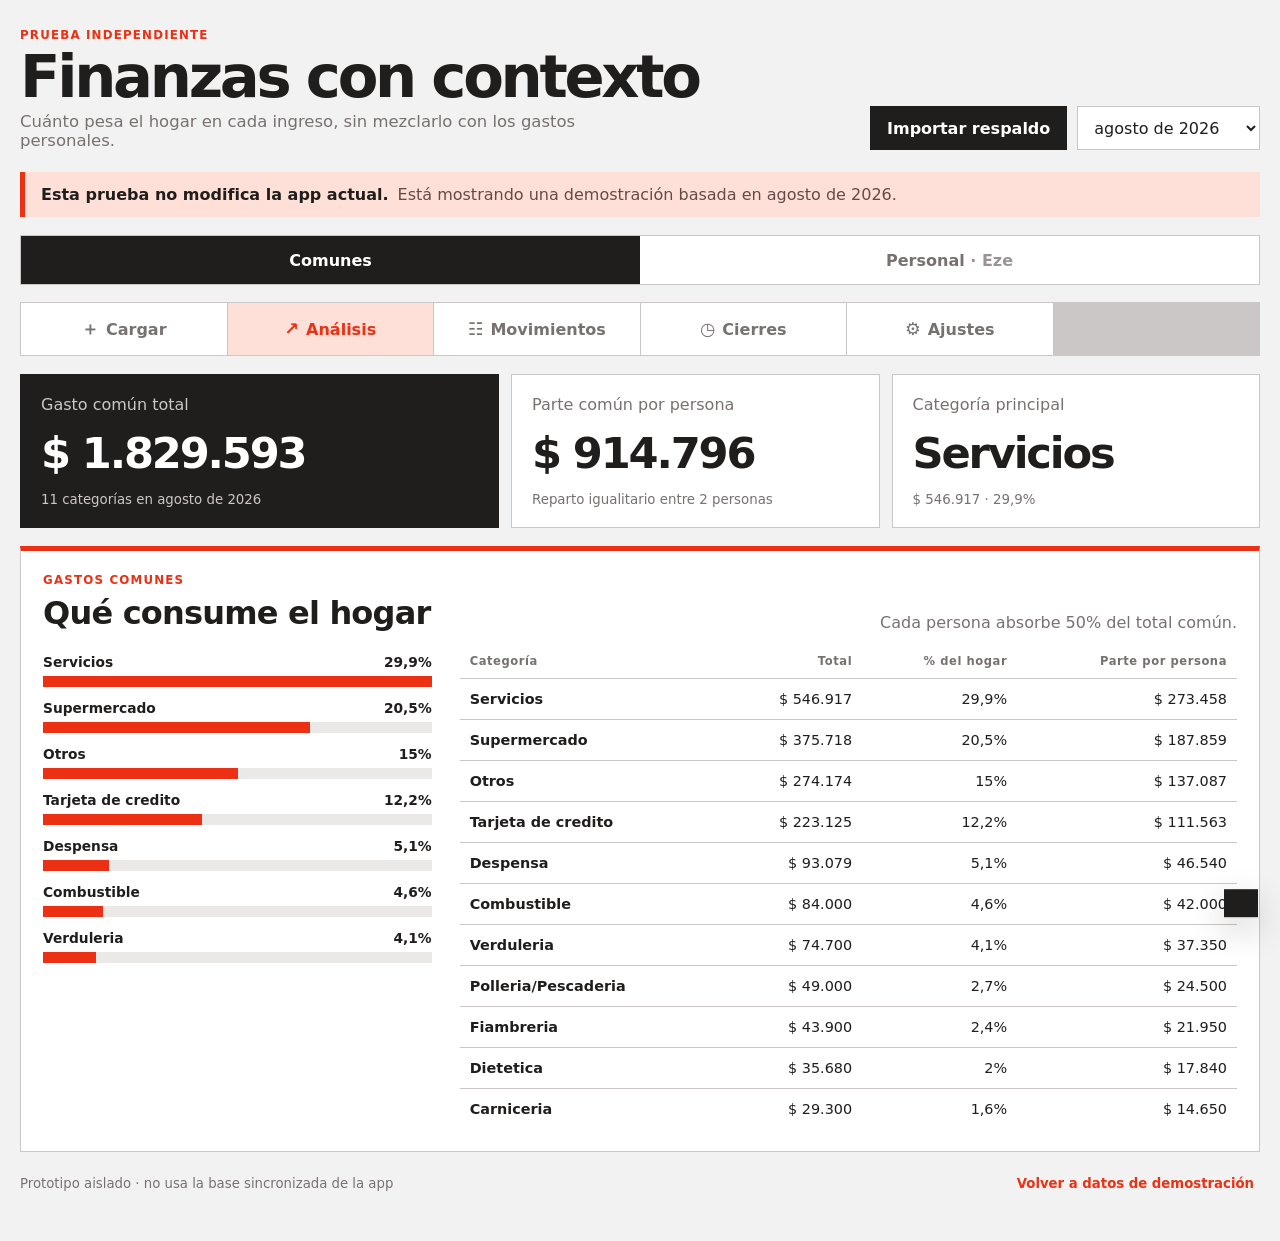
<file: prototipo-analisis/index.html>
<!doctype html>
<html lang="es">
  <head>
    <meta charset="UTF-8" />
    <meta name="viewport" content="width=device-width, initial-scale=1" />
    <title>Prueba · Finanzas del hogar</title>
    <link rel="stylesheet" href="styles.css" />
  </head>
  <body>
    <main class="shell">
      <header class="topbar">
        <div>
          <p class="eyebrow">PRUEBA INDEPENDIENTE</p>
          <h1>Finanzas con contexto</h1>
          <p class="lede">Cuánto pesa el hogar en cada ingreso, sin mezclarlo con los gastos personales.</p>
        </div>
        <div class="top-actions">
          <label class="file-button">
            Importar respaldo
            <input id="backupInput" type="file" accept="application/json,.json" />
          </label>
          <select id="monthSelect" aria-label="Mes analizado"></select>
        </div>
      </header>

      <aside class="notice">
        <strong>Esta prueba no modifica la app actual.</strong>
        <span id="dataStatus">Está mostrando una demostración basada en agosto de 2026.</span>
      </aside>

      <nav class="mode-tabs" aria-label="Tipo de información">
        <button id="commonTab" class="is-active" type="button">Comunes</button>
        <button id="personalTab" type="button">Personal <span id="personalTabOwner"></span></button>
      </nav>

      <nav class="app-tabs" aria-label="Secciones principales">
        <button class="app-tab" data-section="load" type="button"><span>＋</span>Cargar</button>
        <button class="app-tab is-active" data-section="summary" type="button"><span>↗</span>Análisis</button>
        <button class="app-tab" data-section="movements" type="button"><span>☷</span>Movimientos</button>
        <button id="installmentsTab" class="app-tab" data-section="installments" type="button"><span>▣</span>Cuotas</button>
        <button id="historyTab" class="app-tab" data-section="history" type="button"><span>◷</span>Cierres</button>
        <button class="app-tab" data-section="settings" type="button"><span>⚙</span>Ajustes</button>
      </nav>

      <section id="loadSection" class="app-section is-hidden">
        <div class="workspace-grid">
          <article class="panel entry-panel">
            <div class="section-heading">
              <div><p class="kicker">NUEVO MOVIMIENTO</p><h2 id="entryTitle">Cargar gasto común</h2></div>
              <p id="entryDescription">Se divide entre las personas del hogar.</p>
            </div>
            <form id="expenseForm" class="expense-form">
              <div class="amount-block">
                <label for="expenseAmount">Importe</label>
                <div class="amount-input"><span>$</span><input id="expenseAmount" type="number" min="0" step="0.01" placeholder="0,00" required /></div>
                <div class="currency-switch" aria-label="Moneda"><button type="button" class="is-active">ARS</button><button type="button">USD</button></div>
              </div>
              <div class="form-grid">
                <label>Categoría<select id="expenseCategory" required></select></label>
                <label>Fecha<input id="expenseDate" type="date" required /></label>
                <label id="personField">Pagó<select id="expensePerson"></select></label>
                <label>Medio de pago<select id="expenseMethod"><option>Transferencia</option><option>Tarjeta de débito</option><option>Tarjeta de crédito</option><option>Efectivo</option><option>Sin especificar</option></select></label>
                <label class="wide">Detalle<input id="expenseNote" type="text" maxlength="100" placeholder="Ej: compra semanal" /></label>
              </div>
              <section id="cardOptions" class="card-options is-hidden">
                <div class="card-options-head"><div><strong>Compra personal en cuotas</strong><span>La cuota se imputa solamente al dueño.</span></div><label class="switch"><input id="installmentToggle" type="checkbox" /><span></span></label></div>
                <div id="installmentFields" class="form-grid is-hidden">
                  <label>Tarjeta<select id="expenseCard"><option>Visa Banco Galicia</option><option>Mastercard Banco Galicia</option><option>Otra tarjeta</option></select></label>
                  <label>Cuotas<select id="expenseInstallments"><option>3</option><option>6</option><option>9</option><option>12</option><option>18</option></select></label>
                  <label>Primera cuota<input id="expenseFirstMonth" type="month" /></label>
                  <p id="installmentPreview" class="installment-preview">Ingresá el importe para ver el valor de cada cuota.</p>
                </div>
              </section>
              <div class="capture-actions">
                <button class="capture-button" type="button" data-demo-action="voice"><span>🎙</span><strong>Dictar</strong><small>Usar la voz</small></button>
                <button class="capture-button" type="button" data-demo-action="ticket"><span>▧</span><strong>Leer ticket</strong><small>Foto o archivo</small></button>
                <button id="statementButton" class="capture-button is-hidden" type="button" data-demo-action="statement"><span>▤</span><strong>Leer resumen</strong><small>Tarjeta personal</small></button>
              </div>
              <button class="primary-action" type="submit">Guardar gasto</button>
            </form>
          </article>

          <aside class="panel helper-panel">
            <p class="kicker">ASÍ SE CLASIFICA</p>
            <h2 id="helperTitle">Gasto del hogar</h2>
            <div id="helperIllustration" class="helper-illustration common-illustration"><strong>50%</strong><span>para cada persona</span></div>
            <ul id="helperList">
              <li>Forma parte de los cierres.</li>
              <li>Aparece en el análisis por categoría.</li>
              <li>No revela ingresos individuales.</li>
            </ul>
          </aside>
        </div>
      </section>

      <section id="summarySection" class="app-section">
      <div id="commonView">
        <section id="headlineCards" class="headline-grid" aria-label="Resumen mensual"></section>

        <section class="panel common-panel" aria-labelledby="commonTitle">
          <div class="section-heading">
            <div>
              <p class="kicker common">GASTOS COMUNES</p>
              <h2 id="commonTitle">Qué consume el hogar</h2>
            </div>
            <p id="commonSubtitle"></p>
          </div>
          <div class="category-layout">
            <div id="categoryBars" class="category-bars"></div>
            <div class="table-wrap">
              <table>
                <thead id="categoryHead"></thead>
                <tbody id="categoryTable"></tbody>
              </table>
            </div>
          </div>
        </section>
      </div>
      </section>

      <section id="movementsSection" class="app-section is-hidden">
        <article class="panel">
          <div class="section-heading"><div><p class="kicker">DETALLE DEL MES</p><h2 id="movementsTitle">Movimientos comunes</h2></div><p>Filtrá y ordená sin modificar los movimientos.</p></div>
          <div class="movement-controls">
            <label>Categoría<select id="movementCategoryFilter"><option value="">Todas</option></select></label>
            <label id="movementPersonFilterWrap">Persona<select id="movementPersonFilter"><option value="">Todas</option></select></label>
            <label>Ordenar<select id="movementSort">
              <option value="date-desc">Fecha más cercana</option>
              <option value="date-asc">Fecha más lejana</option>
              <option value="amount-desc">Importe mayor</option>
              <option value="amount-asc">Importe menor</option>
            </select></label>
            <button id="clearMovementFilters" type="button">Limpiar</button>
          </div>
          <div id="movementSummary" class="movement-summary"></div>
          <div id="movementList" class="movement-list"></div>
        </article>
      </section>

      <section id="installmentsSection" class="app-section is-hidden">
        <article class="panel installments-panel">
          <div class="section-heading"><div><p class="kicker personal">TARJETAS PERSONALES</p><h2>Cuotas de <span id="installmentsOwner"></span></h2></div><p>Nunca forman parte de los gastos comunes ni del cierre.</p></div>
          <div id="installmentMetrics" class="headline-grid"></div>
          <h3>Compras activas</h3>
          <div id="installmentList" class="movement-list"></div>
        </article>
      </section>

      <section id="historySection" class="app-section is-hidden">
        <article class="panel">
          <div class="section-heading"><div><p class="kicker">HISTORIAL COMÚN</p><h2>Cierres y ajustes</h2></div><p>Los cierres originales se conservan; los gastos agregados después generan un ajuste.</p></div>
          <div id="settlementList" class="settlement-list"></div>
        </article>
      </section>

      <section id="settingsSection" class="app-section is-hidden">
        <article class="panel settings-panel">
          <div class="section-heading"><div><p class="kicker">CONFIGURACIÓN</p><h2>Ajustes de la prueba</h2></div><p>Estas opciones ilustran cómo se conservaría la configuración actual.</p></div>
          <div class="settings-grid">
            <div class="setting-card"><strong>Personas y privacidad</strong><p id="settingsPeople"></p><button type="button">Administrar</button></div>
            <div class="setting-card"><strong>Presupuestos</strong><p>Topes mensuales por categoría y alertas de ritmo.</p><button type="button">Configurar</button></div>
            <div class="setting-card"><strong>Sincronización</strong><p>Estado sincronizado, con protección ante conflictos.</p><button type="button">Ver estado</button></div>
            <div class="setting-card"><strong>Datos y respaldo</strong><p>Importar, exportar y restaurar una copia segura.</p><button type="button">Gestionar</button></div>
            <div class="setting-card"><strong>Gastos recurrentes</strong><p>Servicios semanales o mensuales generados automáticamente.</p><button type="button">Editar</button></div>
            <div class="setting-card"><strong>Dólar MEP</strong><p>Cotización automática, siempre editable.</p><button type="button">Actualizar</button></div>
          </div>
        </article>
      </section>

      <div id="demoToast" class="demo-toast" role="status" aria-live="polite"></div>

      <div id="personalView" class="app-section is-hidden">
      <section class="private-banner">
        <span aria-hidden="true">🔒</span>
        <div><strong>Vista privada de <span id="privateOwner"></span></strong><p>Los ingresos y el resto disponible sólo se muestran en la pestaña personal del dueño de este dispositivo.</p></div>
      </section>

      <section class="income-panel" aria-labelledby="incomeTitle">
        <div class="section-heading">
          <div>
            <p class="kicker">PUNTO DE PARTIDA</p>
            <h2 id="incomeTitle">Ingresos netos del mes</h2>
          </div>
          <p>Se guardan solamente en esta prueba y en este navegador.</p>
        </div>
        <div id="incomeFields" class="income-fields"></div>
      </section>

      <section id="personalHeadline" class="headline-grid personal-headline" aria-label="Resumen personal"></section>

      <section class="panel personal-panel" aria-labelledby="personalTitle">
        <div class="section-heading">
          <div>
            <p class="kicker personal">GASTOS PERSONALES</p>
            <h2 id="personalTitle">Lo propio de cada persona</h2>
          </div>
          <p>Las compras financiadas impactan por la cuota del mes, no por el valor completo.</p>
        </div>
        <div id="personalColumns" class="personal-columns"></div>
      </section>

      <section class="panel comparison-panel" aria-labelledby="comparisonTitle">
        <div class="section-heading">
          <div>
            <p class="kicker">IMPACTO EN EL INGRESO</p>
            <h2 id="comparisonTitle">Cuánto le queda a cada uno</h2>
          </div>
          <p>Gasto común asignado + gasto personal pagado durante el mes.</p>
        </div>
        <div id="comparisonRows" class="comparison-rows"></div>
      </section>
      </div>

      <footer>
        <span>Prototipo aislado · no usa la base sincronizada de la app</span>
        <button id="resetButton" type="button">Volver a datos de demostración</button>
      </footer>
    </main>
    <script src="app.js"></script>
  </body>
</html>
</file>
<file: prototipo-analisis/styles.css>
:root {
  --bg: #f3f2f2;
  --surface: #fff;
  --surface-soft: #ebe9e8;
  --ink: #201e1d;
  --muted: #777170;
  --line: #cbc7c7;
  --common: #ec3013;
  --common-soft: #ffe0d9;
  --personal: #b31858;
  --personal-soft: #fbe5ef;
  --positive: #1c6c48;
  --warning: #8b4c00;
  --font: "Archivo", "Segoe UI", system-ui, sans-serif;
}

* { box-sizing: border-box; }
body { margin: 0; min-width: 320px; background: var(--bg); color: var(--ink); font-family: var(--font); }
button, input, select { font: inherit; }
.shell { width: min(1240px, calc(100% - 32px)); margin: 0 auto; padding: 28px 0 44px; }
.topbar { display: flex; justify-content: space-between; gap: 28px; align-items: end; padding-bottom: 22px; }
.eyebrow, .kicker { margin: 0 0 7px; color: var(--common); font-size: .74rem; font-weight: 900; letter-spacing: .1em; }
.kicker.personal { color: var(--personal); }
h1, h2, h3, p { margin-top: 0; }
h1 { margin-bottom: 7px; font-size: clamp(2rem, 5vw, 3.7rem); letter-spacing: -.055em; line-height: .95; }
h2 { margin-bottom: 0; font-size: clamp(1.35rem, 2.5vw, 2rem); letter-spacing: -.025em; }
.lede { max-width: 650px; margin-bottom: 0; color: var(--muted); font-size: 1.03rem; }
.top-actions { display: flex; gap: 10px; min-width: 390px; }
select, input[type="number"] { min-height: 44px; border: 1px solid var(--line); background: var(--surface); color: var(--ink); padding: 0 12px; }
.top-actions select { flex: 1; }
.file-button { display: grid; place-items: center; min-height: 44px; padding: 0 17px; background: var(--ink); color: white; font-weight: 800; cursor: pointer; }
.file-button input { position: absolute; width: 1px; height: 1px; opacity: 0; }
.notice { display: flex; gap: 9px; flex-wrap: wrap; padding: 13px 16px; border-left: 5px solid var(--common); background: var(--common-soft); margin-bottom: 18px; }
.notice span { color: #654b46; }
.is-hidden { display: none !important; }
.mode-tabs { display: grid; grid-template-columns: 1fr 1fr; margin-bottom: 18px; border: 1px solid var(--line); background: var(--surface); }
.mode-tabs button { min-height: 48px; border: 0; background: transparent; color: var(--muted); font-weight: 900; cursor: pointer; }
.mode-tabs button.is-active { background: var(--ink); color: white; }
.mode-tabs span { font-weight: 600; opacity: .75; }
.app-tabs { display: grid; grid-template-columns: repeat(6, 1fr); gap: 1px; margin: -1px 0 18px; background: var(--line); border: 1px solid var(--line); }
.app-tab { display: flex; justify-content: center; align-items: center; gap: 7px; min-height: 52px; border: 0; background: var(--surface); color: var(--muted); font-weight: 800; cursor: pointer; }
.app-tab span { font-size: 1.1rem; }
.app-tab:hover, .app-tab.is-active { background: var(--common-soft); color: var(--common); }
.app-tab.is-private:hover, .app-tab.is-private.is-active { background: var(--personal-soft); color: var(--personal); }
.private-banner { display: flex; gap: 12px; align-items: center; padding: 15px 18px; margin-bottom: 18px; background: var(--personal-soft); border-left: 5px solid var(--personal); }
.private-banner > span { font-size: 1.3rem; }
.private-banner p { margin: 3px 0 0; color: var(--muted); }
.income-panel, .panel { background: var(--surface); border: 1px solid var(--line); padding: 22px; margin-bottom: 18px; }
.workspace-grid { display: grid; grid-template-columns: minmax(0, 1.6fr) minmax(280px, .65fr); gap: 18px; }
.entry-panel { border-top: 5px solid var(--common); }
.entry-panel.is-personal { border-top-color: var(--personal); }
.expense-form { display: grid; gap: 18px; }
.amount-block { position: relative; display: grid; grid-template-columns: 110px minmax(180px, 1fr) auto; gap: 12px; align-items: end; padding: 18px; background: var(--surface-soft); }
.amount-block > label { align-self: center; font-weight: 900; }
.amount-input { position: relative; }
.amount-input span { position: absolute; left: 14px; top: 8px; color: var(--muted); font-size: 1.65rem; }
.amount-input input { width: 100%; min-height: 52px; padding: 0 12px 0 38px; border: 0; border-bottom: 2px solid var(--ink); background: transparent; font-size: 2rem; font-weight: 900; }
.currency-switch { display: flex; border: 1px solid var(--line); }
.currency-switch button { min-height: 44px; padding: 0 13px; border: 0; background: var(--surface); color: var(--muted); font-weight: 900; cursor: pointer; }
.currency-switch button.is-active { background: var(--ink); color: white; }
.form-grid { display: grid; grid-template-columns: repeat(2, minmax(0, 1fr)); gap: 13px; }
.form-grid label { display: grid; gap: 7px; color: var(--muted); font-size: .8rem; font-weight: 800; }
.form-grid input, .form-grid select { width: 100%; min-height: 44px; border: 1px solid var(--line); background: white; padding: 0 11px; color: var(--ink); }
.form-grid .wide { grid-column: 1 / -1; }
.card-options { padding: 16px; border: 1px solid #e6b8cc; background: #fff8fb; }
.card-options-head { display: flex; justify-content: space-between; gap: 15px; align-items: center; }
.card-options-head strong, .card-options-head span { display: block; }
.card-options-head span { margin-top: 3px; color: var(--muted); font-size: .83rem; }
.switch input { position: absolute; opacity: 0; }
.switch span { display: block; width: 46px; height: 25px; padding: 3px; background: var(--line); cursor: pointer; }
.switch span::after { content: ""; display: block; width: 19px; height: 19px; background: white; transition: transform .15s; }
.switch input:checked + span { background: var(--personal); }
.switch input:checked + span::after { transform: translateX(21px); }
#installmentFields { margin-top: 16px; }
.installment-preview { align-self: end; margin: 0; padding: 10px; background: var(--personal-soft); color: var(--personal); font-size: .83rem; font-weight: 800; }
.capture-actions { display: grid; grid-template-columns: repeat(3, minmax(0, 1fr)); gap: 10px; }
.capture-button { display: grid; grid-template-columns: auto 1fr; column-gap: 9px; align-items: center; min-height: 66px; padding: 10px 13px; border: 1px solid var(--line); background: white; color: var(--ink); text-align: left; cursor: pointer; }
.capture-button > span { grid-row: 1 / 3; font-size: 1.4rem; }
.capture-button strong, .capture-button small { display: block; }
.capture-button small { color: var(--muted); }
.capture-button:hover { border-color: var(--common); background: var(--common-soft); }
.primary-action { min-height: 50px; border: 0; background: var(--common); color: white; font-weight: 900; cursor: pointer; }
.is-personal .primary-action { background: var(--personal); }
.helper-panel { align-self: start; }
.helper-illustration { display: grid; place-items: center; min-height: 190px; margin: 20px 0; background: var(--common-soft); color: var(--common); text-align: center; }
.helper-illustration strong { display: block; font-size: 4rem; letter-spacing: -.07em; }
.helper-illustration span { display: block; margin-top: -45px; font-weight: 900; }
.helper-illustration.personal-illustration { background: var(--personal-soft); color: var(--personal); }
.helper-panel ul { padding-left: 20px; color: var(--muted); line-height: 1.7; }
.section-heading { display: flex; justify-content: space-between; gap: 24px; align-items: end; margin-bottom: 22px; }
.section-heading > p { max-width: 470px; margin-bottom: 0; color: var(--muted); text-align: right; }
.income-fields { display: grid; grid-template-columns: repeat(2, minmax(0, 1fr)); gap: 12px; }
.income-field { display: grid; grid-template-columns: 1fr minmax(140px, 220px); align-items: center; gap: 15px; padding: 15px; background: var(--surface-soft); }
.income-field label { font-weight: 900; }
.income-field small { display: block; margin-top: 4px; color: var(--muted); font-weight: 500; }
.money-input { position: relative; }
.money-input span { position: absolute; left: 12px; top: 11px; color: var(--muted); }
.money-input input { width: 100%; padding-left: 28px; font-weight: 800; text-align: right; }
.headline-grid { display: grid; grid-template-columns: 1.3fr repeat(2, 1fr); gap: 12px; margin-bottom: 18px; }
.personal-headline { grid-template-columns: repeat(4, minmax(0, 1fr)); }
.metric-card { min-height: 154px; padding: 20px; border: 1px solid var(--line); background: var(--surface); display: flex; flex-direction: column; justify-content: space-between; }
.metric-card.primary { background: var(--ink); color: white; border-color: var(--ink); }
.metric-card span, .metric-card small { color: var(--muted); }
.metric-card.primary span, .metric-card.primary small { color: #ccc7c4; }
.metric-card strong { display: block; margin: 7px 0; font-size: clamp(1.65rem, 3.5vw, 2.7rem); letter-spacing: -.05em; }
.category-layout { display: grid; grid-template-columns: minmax(270px, .75fr) minmax(580px, 1.5fr); gap: 28px; }
.category-bars { display: grid; gap: 13px; align-content: start; }
.bar-line { display: grid; gap: 6px; }
.bar-label { display: flex; justify-content: space-between; gap: 10px; font-size: .86rem; font-weight: 800; }
.bar-track { height: 11px; background: var(--surface-soft); overflow: hidden; }
.bar-fill { height: 100%; background: var(--common); }
.table-wrap { overflow-x: auto; }
table { width: 100%; border-collapse: collapse; font-size: .9rem; }
th { padding: 0 10px 10px; color: var(--muted); font-size: .72rem; letter-spacing: .05em; text-align: right; white-space: nowrap; }
th:first-child, td:first-child { text-align: left; }
td { padding: 12px 10px; border-top: 1px solid var(--line); text-align: right; white-space: nowrap; }
td:first-child { font-weight: 800; }
.personal-panel { border-top: 5px solid var(--personal); }
.common-panel { border-top: 5px solid var(--common); }
.personal-columns { display: grid; grid-template-columns: repeat(2, minmax(0, 1fr)); gap: 14px; }
.person-card { border: 1px solid var(--line); }
.person-card-head { display: flex; justify-content: space-between; gap: 12px; padding: 17px; background: var(--personal-soft); }
.person-card-head h3 { margin-bottom: 2px; }
.person-card-head strong { font-size: 1.35rem; color: var(--personal); }
.person-card-body { padding: 5px 17px 13px; }
.personal-row { display: grid; grid-template-columns: minmax(0, 1fr) auto; gap: 12px; padding: 12px 0; border-bottom: 1px solid var(--line); }
.personal-row:last-child { border-bottom: 0; }
.personal-row span { color: var(--muted); font-size: .84rem; }
.empty { padding: 18px 0 5px; color: var(--muted); }
.comparison-rows { display: grid; gap: 14px; }
.comparison-row { display: grid; grid-template-columns: 140px 1fr 210px; gap: 18px; align-items: center; }
.comparison-row h3 { margin: 0; }
.stack { height: 34px; display: flex; background: var(--surface-soft); overflow: hidden; }
.stack-common { background: var(--common); }
.stack-personal { background: var(--personal); }
.impact-copy { text-align: right; }
.impact-copy strong { display: block; font-size: 1.15rem; }
.impact-copy span { color: var(--muted); font-size: .84rem; }
.legend { display: flex; gap: 15px; margin-top: 16px; color: var(--muted); font-size: .8rem; }
.legend i { display: inline-block; width: 10px; height: 10px; margin-right: 5px; }
.movement-controls { display: grid; grid-template-columns: repeat(3, minmax(150px, 1fr)) auto; gap: 10px; align-items: end; padding: 14px; margin-bottom: 14px; background: var(--surface-soft); }
.movement-controls label { display: grid; gap: 6px; color: var(--muted); font-size: .75rem; font-weight: 900; }
.movement-controls select { min-height: 40px; border: 1px solid var(--line); background: white; padding: 0 10px; color: var(--ink); }
.movement-controls button { min-height: 40px; padding: 0 15px; border: 1px solid var(--line); background: white; color: var(--common); font-weight: 900; cursor: pointer; }
.movement-summary { display: grid; grid-template-columns: repeat(3, 1fr); gap: 1px; background: var(--line); border: 1px solid var(--line); margin-bottom: 18px; }
.movement-summary > div { padding: 14px; background: var(--surface-soft); }
.movement-summary span, .movement-summary strong { display: block; }
.movement-summary span { color: var(--muted); font-size: .78rem; }
.movement-summary strong { margin-top: 5px; font-size: 1.2rem; }
.movement-list { border-top: 1px solid var(--line); }
.movement-item { display: grid; grid-template-columns: 72px minmax(0, 1fr) auto; gap: 15px; align-items: center; padding: 14px 5px; border-bottom: 1px solid var(--line); }
.movement-date { color: var(--muted); font-size: .78rem; font-weight: 800; }
.movement-main strong, .movement-main span { display: block; }
.movement-main span { margin-top: 3px; color: var(--muted); font-size: .82rem; }
.movement-amount { font-weight: 900; }
.installments-panel { border-top: 5px solid var(--personal); }
.installment-progress { width: 150px; height: 7px; margin-top: 7px; background: var(--surface-soft); }
.installment-progress span { display: block; height: 100%; background: var(--personal); }
.settlement-list { display: grid; gap: 10px; }
.settlement-item { display: grid; grid-template-columns: minmax(0, 1fr) auto; gap: 15px; padding: 17px; border: 1px solid var(--line); }
.settlement-item.is-stale { border-left: 5px solid var(--warning); background: #fff7e9; }
.settlement-item strong, .settlement-item span { display: block; }
.settlement-item span { margin-top: 4px; color: var(--muted); font-size: .84rem; }
.settlement-total { text-align: right; }
.settings-grid { display: grid; grid-template-columns: repeat(2, 1fr); gap: 12px; }
.setting-card { padding: 18px; border: 1px solid var(--line); }
.setting-card p { min-height: 42px; color: var(--muted); }
.setting-card button { border: 0; background: transparent; color: var(--common); font-weight: 900; cursor: pointer; padding: 0; }
.demo-toast { position: fixed; right: 22px; bottom: 22px; max-width: 360px; padding: 14px 17px; background: var(--ink); color: white; box-shadow: 0 12px 35px #0003; transform: translateY(140%); transition: transform .2s; z-index: 20; }
.demo-toast.is-visible { transform: translateY(0); }
footer { display: flex; justify-content: space-between; gap: 20px; align-items: center; color: var(--muted); font-size: .83rem; padding: 5px 0; }
footer button { border: 0; background: transparent; color: var(--common); font-weight: 800; cursor: pointer; }

@media (max-width: 850px) {
  .topbar, .section-heading { align-items: stretch; flex-direction: column; }
  .top-actions { min-width: 0; }
  .section-heading > p { text-align: left; }
  .headline-grid, .personal-headline, .income-fields, .personal-columns, .category-layout { grid-template-columns: 1fr; }
  .workspace-grid { grid-template-columns: 1fr; }
  .app-tabs { grid-template-columns: repeat(3, 1fr); }
  .comparison-row { grid-template-columns: 92px 1fr; }
  .impact-copy { grid-column: 1 / -1; display: flex; justify-content: space-between; text-align: left; }
}

@media (max-width: 520px) {
  .shell { width: min(100% - 20px, 1240px); padding-top: 18px; }
  .top-actions, footer { flex-direction: column; align-items: stretch; }
  .income-field { grid-template-columns: 1fr; }
  .headline-grid { gap: 8px; }
  .metric-card { min-height: 130px; }
  .app-tabs { grid-template-columns: repeat(2, 1fr); }
  .amount-block { grid-template-columns: 1fr; }
  .form-grid, .settings-grid, .capture-actions, .movement-summary, .movement-controls { grid-template-columns: 1fr; }
  .movement-item { grid-template-columns: 60px minmax(0, 1fr); }
  .movement-amount { grid-column: 2; }
}
</file>
